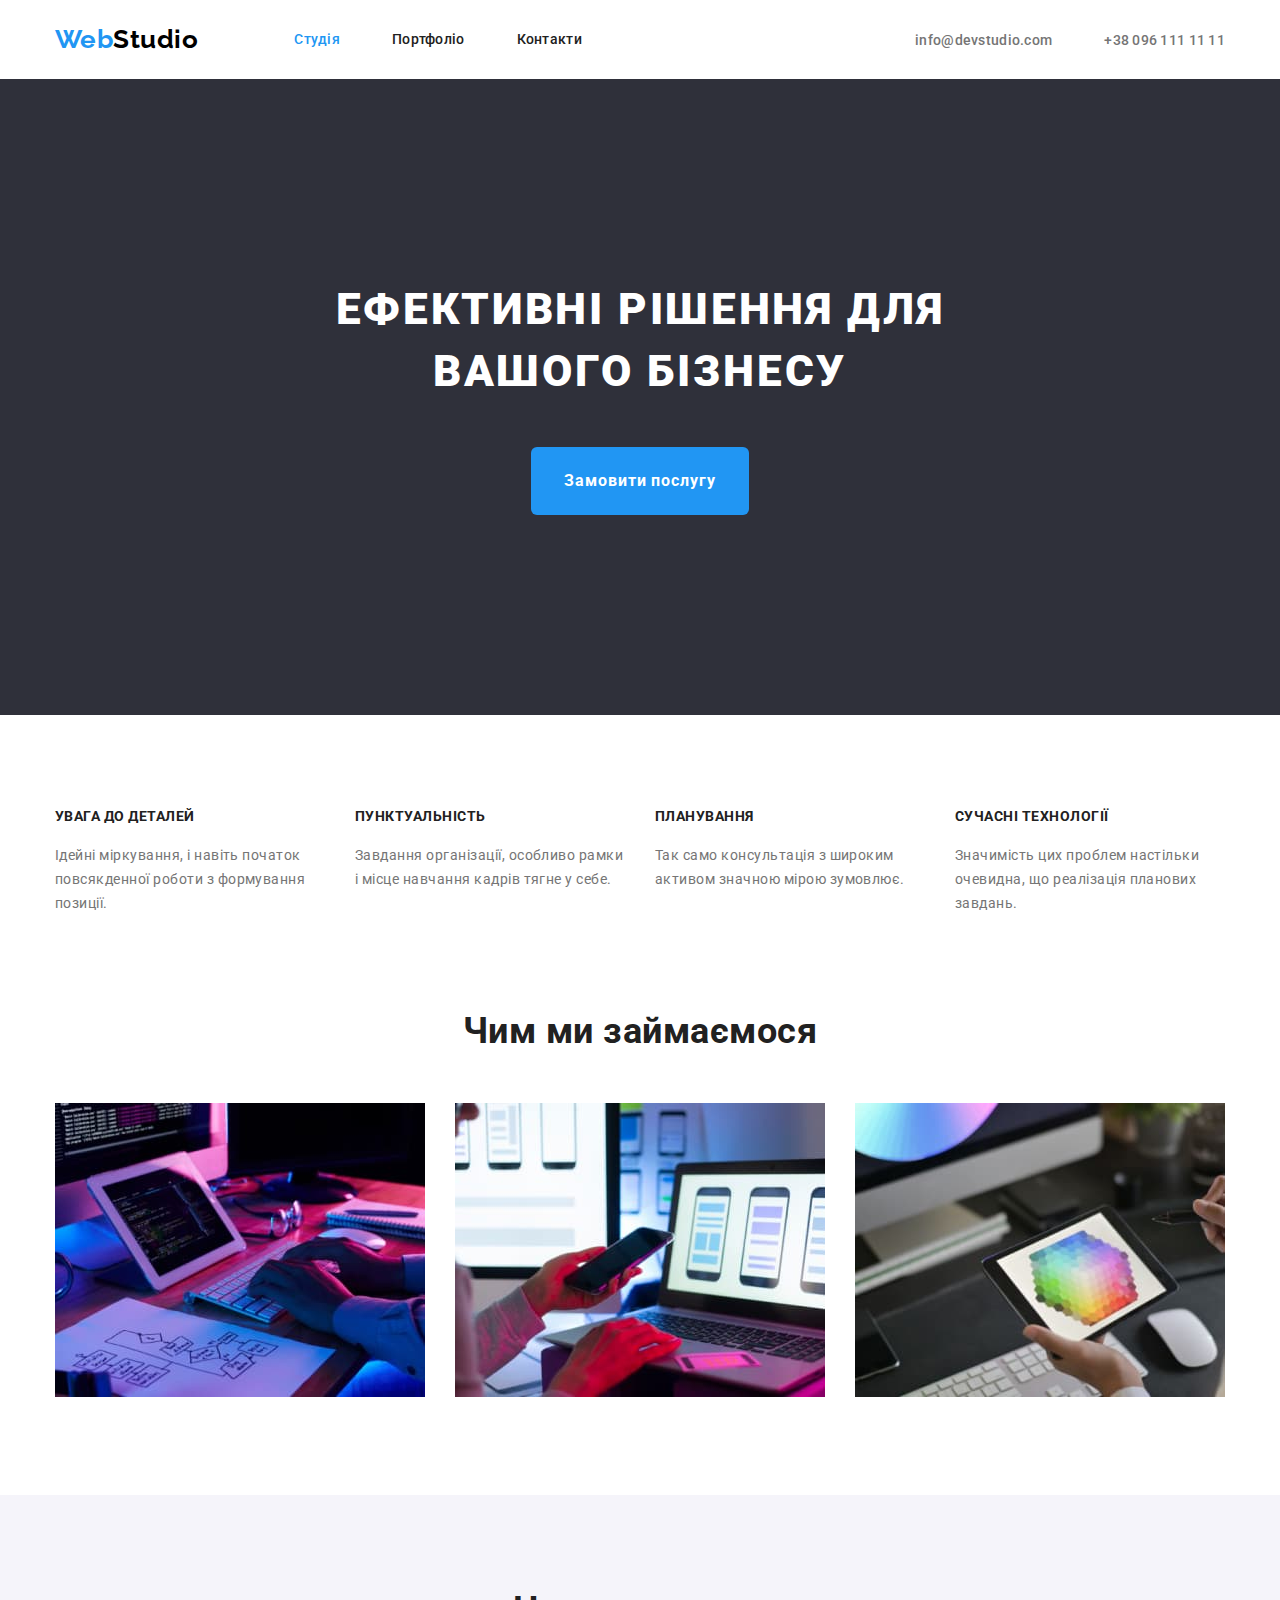
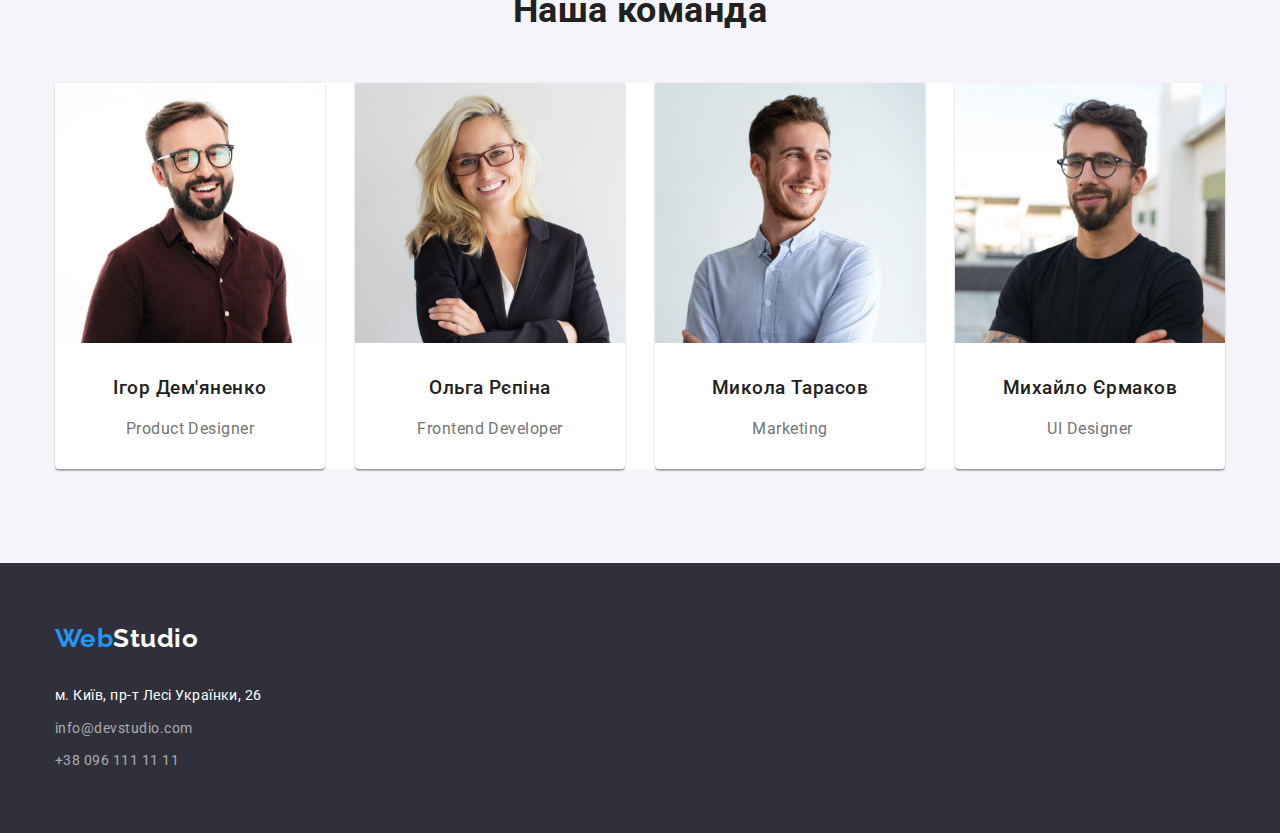
<file: index.html>
<!DOCTYPE html>
<html lang="uk">
<head>
  <meta charset="UTF-8">
  <meta http-equiv="X-UA-Compatible" content="IE=edge">
  <meta name="viewport" content="width=device-width, initial-scale=1.0">
  <title>hw_01</title>
  <link href="https://fonts.googleapis.com/css2?family=Raleway:wght@700&family=Roboto:wght@400;500;700;900&display=swap" rel="stylesheet">
  <link rel="stylesheet" href="https://cdnjs.cloudflare.com/ajax/libs/modern-normalize/1.1.0/modern-normalize.min.css">
  <link rel="stylesheet" href="./css/styles.css">

</head>
  <body>
    <header class="header">
      <div class="container main-container">
        <a class="logo" href=""><span>Web</span>Studio</a>
          <nav class="navigation-menu">
            <ul class="list">
              <li class="item"><a class="item-menu current" href="#">Студія</a></li>
              <li class="item"><a class="item-menu" href="./portfolio.html">Портфоліо</a></li> 
              <li class="item"><a class="item-menu" href="#">Контакти</a></li>  
            </ul>
          </nav>
            <ul class="list-contscts list">
              <li class="contact"><a class="contacts" href="mailto:info@devstudio.com">info@devstudio.com</a></li>
              <li class="contact"><a class="contacts" href="tel:+380961111111">+38 096 111 11 11</a></li>
            </ul>
      </div>
    </header>

    <main class="page">
      <section class=" coll-back">
        <h1 class="hero">Ефективні рішення для вашого бізнесу</h1>
        <button class="btn" type ="button">Замовити послугу</button>
      </section>

      <section class="advantages">
        <div class="container">
          <h2 class="invisible">Переваги</h2>
            <ul class="list">
              <li class="advantages-item">
                <h3 class="title">УВАГА ДО ДЕТАЛЕЙ</h3>
                <p class="text">Ідейні міркування, і навіть початок повсякденної роботи з формування позиції.</p>
              </li>
  
              <li class="advantages-item">
                <h3 class="title">ПУНКТУАЛЬНІСТЬ</h3>
                <p class="text">Завдання організації, особливо рамки і місце навчання кадрів тягне у себе.</p>
              </li>
  
              <li class="advantages-item">
                <h3 class="title">ПЛАНУВАННЯ</h3>
                <p class="text">Так само консультація з широким активом значною мірою зумовлює.</p>
              </li>
  
              <li class="advantages-item">
                <h3 class="title">СУЧАСНІ ТЕХНОЛОГІЇ</h3>
                <p class="text">Значимість цих проблем настільки очевидна, що реалізація планових завдань.</p>
              </li>
            </ul>
        </div>
      </section>

      <section class="activity">
       <div class="container">
          <h2 class="activity-title">Чим ми займаємося</h2>
            <ul class="activity-list">
              <li class="activity-galery"><img src="images/img1.jpg" alt="activity" width="370" height="294"/></li>
              <li class="activity-galery"><img src="images/img2.jpg" alt="activity" width="370" height="294"/></li>
              <li class="activity-galery"><img src="images/img3.jpg" alt="activity" width="370" height="294"/></li>
            </ul>
          </div>
      </section>

      <section class="teams">
       <div class="container">
          <h2 class="activity-title">Наша команда</h2>
            <ul class="list tims-galery">
              <li class="teams-galery">
                <img src="images/photo1.jpg" alt="photo1" width="270" height="260"/>
                <div class="person">
                  <h3 class="name">Ігор Дем'яненко</h3>
                  <p class="role">Product Designer</p>
                </div>
              </li>
  
              <li class="teams-galery">
                <img src="images/photo2.jpg" alt="photo2" width="270" height="260" />
                <div class="person">
                  <h3 class="name">Ольга Рєпіна</h3>
                  <p class="role">Frontend Developer</p>
                </div>
              </li>
  
              <li class="teams-galery">
                <img src="images/photo3.jpg" alt="photo3" width="270" height="260"/>
                <div class="person">
                  <h3 class="name">Микола Тарасов</h3>
                  <p class="role">Marketing</p>
                </div>
              </li>
  
              <li class="teams-galery">
                <img src="images/photo4.jpg" alt="photo4" width="270" height="260"/>
                <div class="person">
                  <h3 class="name">Михайло Єрмаков</h3>
                  <p class="role">UI Designer</p>
                </div>
              </li>
            </ul>
       </div>
      </section>
    </main>
    
    <footer class="footer">
      <div class="container">
        <a class="logo" href=""><span>Web</span>Studio</a>
          <address>
            <ul class="list-footer">
              <li class= "list-footer-item"><a class="location" href="#">м. Київ, пр-т Лесі Українки, 26</a></li>
              <li class= "list-footer-item"><a class="foter-contacts" href="mailto:info@devstudio.com">info@devstudio.com</a></li>
              <li class= "list-footer-item"><a class="foter-contacts" href="tel:+380961111111">+38 096 111 11 11</a></li>
            </ul>
          </address>
      </div>
    </footer>

  </body>
</html>
</file>
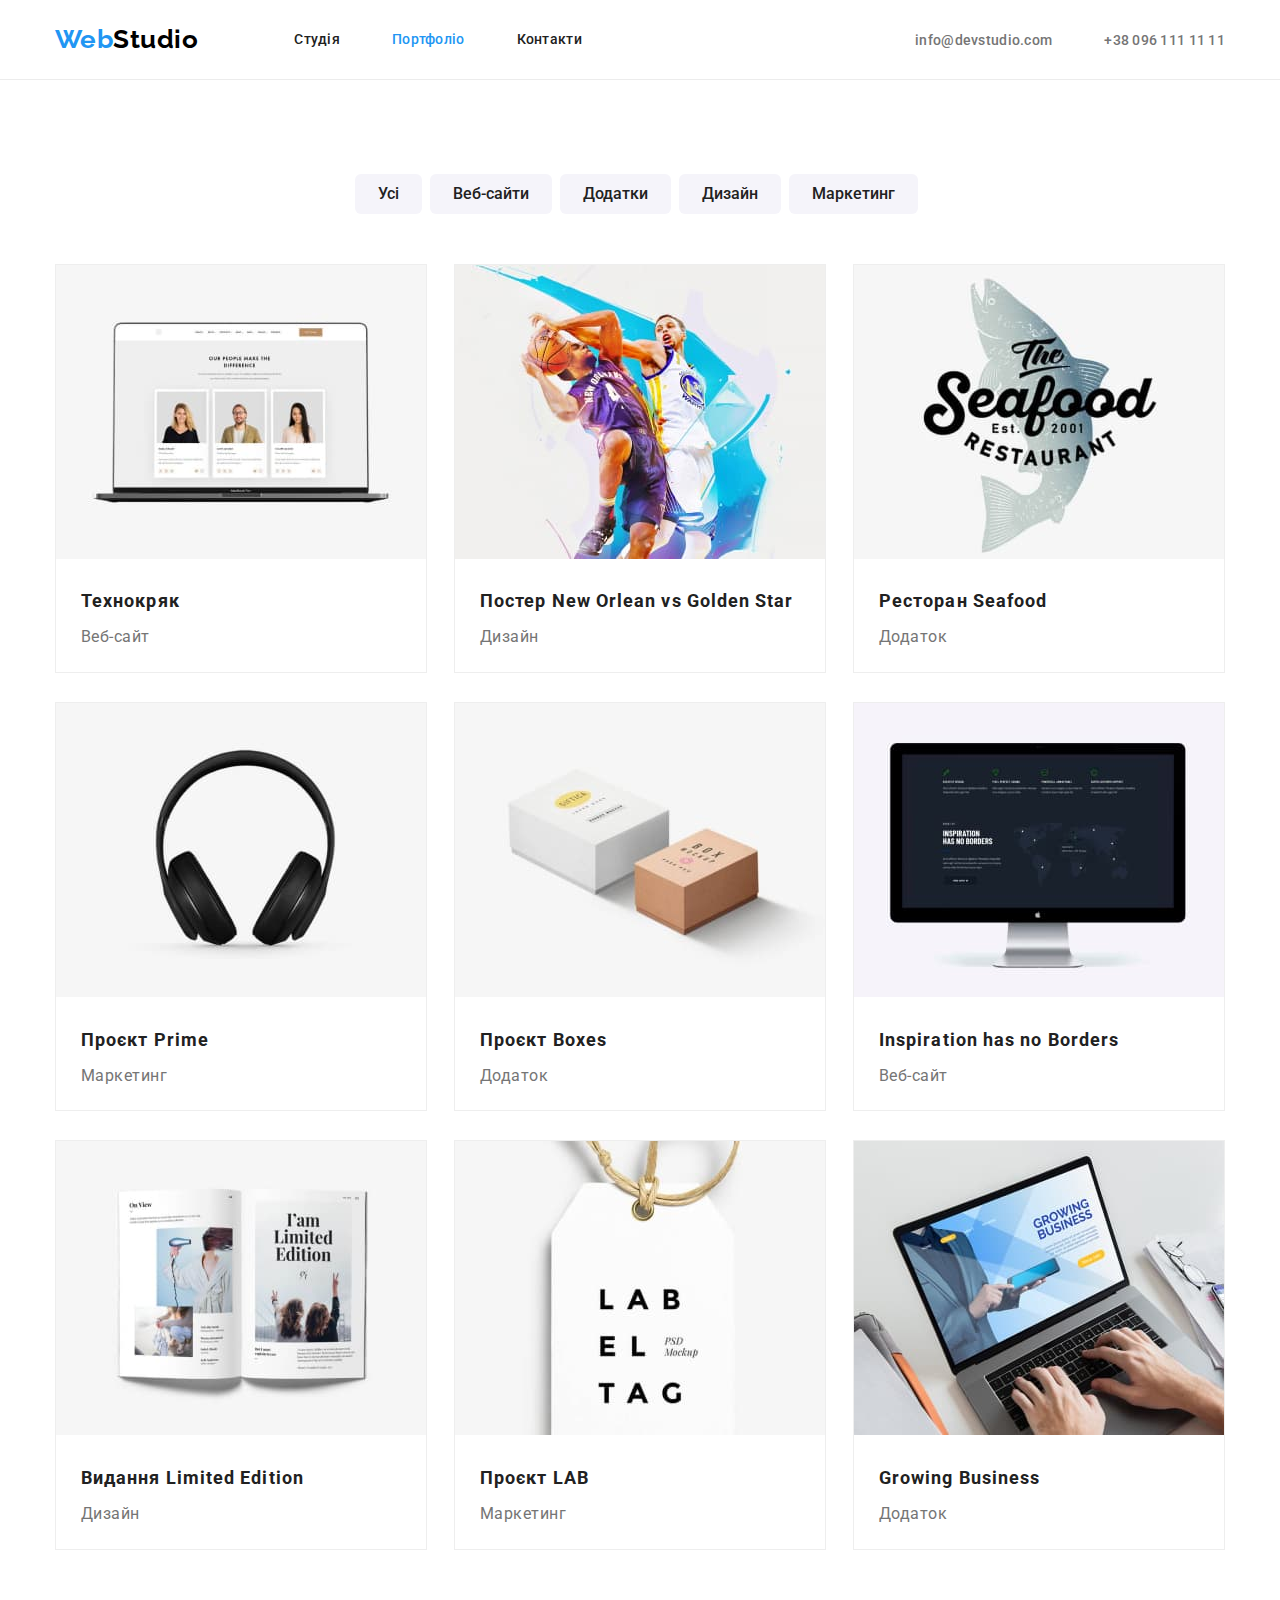
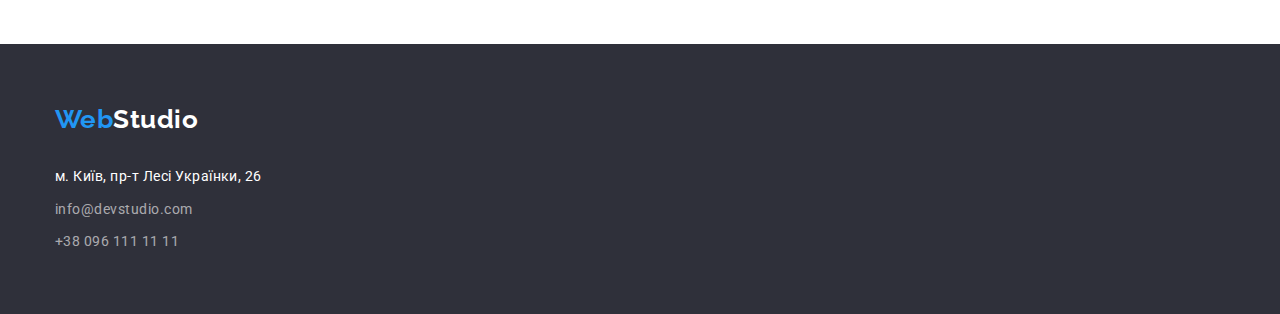
<file: portfolio.html>
<!DOCTYPE html>
<html lang="uk">
<head>
  <meta charset="UTF-8">
  <meta http-equiv="X-UA-Compatible" content="IE=edge">
  <meta name="viewport" content="width=device-width, initial-scale=1.0">
  <title>hw_02</title>
  <!-- <link rel="preconnect" href="https://fonts.googleapis.com">
  <link rel="preconnect" href="https://fonts.gstatic.com" crossorigin> -->
  <link href="https://fonts.googleapis.com/css2?family=Raleway:wght@700&family=Roboto:wght@400;500;700;900&display=swap" rel="stylesheet">
  <link rel="stylesheet" href="https://cdnjs.cloudflare.com/ajax/libs/modern-normalize/1.1.0/modern-normalize.min.css">
  <link rel="stylesheet" href="./css/styles.css">
</head>
<body>
  <header class="header header-portfolio">
    <div class="container main-container">
      <a class="logo" href=""><span>Web</span>Studio</a>
        <nav class="navigation-menu">
          <ul class="list">
            <li class="item"><a class="item-menu" href="./index.html">Студія</a></li>
            <li class="item"><a class="item-menu current" href="./portfolio.html">Портфоліо</a></li> 
            <li class="item"><a class="item-menu" href="#">Контакти</a></li>  
          </ul>
        </nav>
          <ul class="list-contscts list">
            <li class="contact"><a class="contacts" href="mailto:info@devstudio.com">info@devstudio.com</a></li>
            <li class="contact"><a class="contacts" href="tel:+380961111111">+38 096 111 11 11</a></li>
          </ul>
    </div>
  </header>

  <main class="portfolio">
    <section class="filter">
    <div class="container">
      <h1 class="invisible">Портфолио</h1>
        <ul class="filter-list"> 
          <li class="filter-btn"><button class= "text-btn" type ="button">Усі</button></li>
          <li class="filter-btn"><button class= "text-btn" type ="button">Веб-сайти</button></li>
          <li class="filter-btn"><button class= "text-btn" type ="button">Додатки</button></li>
          <li class="filter-btn"><button class= "text-btn" type ="button">Дизайн</button></li>
          <li class="filter-btn"><button class= "text-btn" type ="button">Маркетинг</button></li>
        </ul>
  
        <ul class="cards-list">
          <li class="cards-list-item">
            <a href="">
              <img src="./images/veb.jpg" alt="photo veb site" width="370" height="294"/>
              <div class="our-projects">
                <h2 class="title-project">Технокряк</h2>
                <p class="text-project">Веб-сайт</p>
              </div>
            </a>
          </li>
  
          <li class="cards-list-item">
            <a href="">
              <img src="./images/design.jpg" alt="photo design" width="370" height="294"/>
              <div class="our-projects">
                <h2 class="title-project">Постер New Orlean vs Golden Star</h2>
                <p class="text-project">Дизайн</p>
              </div>
            </a>
          </li>
  
          <li class="cards-list-item">
            <a href="">
              <img src="./images/seafood.jpg" alt="photo seafood" width="370" height="294"/>
              <div class="our-projects">
                <h2 class="title-project">Ресторан Seafood</h2>
                <p class="text-project">Додаток</p>
              </div>
            </a>
          </li>
  
          <li class="cards-list-item">
            <a href="">
              <img src="./images/prime.jpg" alt="photo prime" width="370" height="294"/>
              <div class="our-projects">
                <h3 class="title-project">Проєкт Prime</h3>
                <p class="text-project">Маркетинг</p>
              </div>
            </a>
          </li>
  
          <li class="cards-list-item">
            <a href="">
              <img src="./images/boxes.jpg" alt="photo boxes" width="370" height="294"/>
              <div class="our-projects">
                <h2 class="title-project">Проєкт Boxes</h2>
                <p class="text-project">Додаток</p>
              </div>
            </a>
          </li>
  
          <li class="cards-list-item">
            <a href="">
              <img src="./images/inspiration.jpg" alt="photo inspiration" width="370" height="294"/>
              <div class="our-projects">
                <h2 class="title-project">Inspiration has no Borders</h2>
                <p class="text-project">Веб-сайт</p>
              </div>
            </a>
          </li>
  
          <li class="cards-list-item">
            <a href="">
              <img src="./images/limited.jpg" alt="photo limited" width="370" height="294"/>
              <div class="our-projects">
                <h2 class="title-project">Видання Limited Edition</h2>
                <p class="text-project">Дизайн</p>
              </div>
            </a>
          </li>
  
          <li class="cards-list-item">
            <a href="">
              <img src="./images/lab.jpg" alt="photo lab" width="370" height="294"/>
              <div class="our-projects">
                <h2 class="title-project">Проєкт LAB</h2>
                <p class="text-project">Маркетинг</p>
              </div>
            </a>
          </li>
  
          <li class="cards-list-item">
            <a href="">
              <img src="./images/growing.jpg" alt="photo growing" width="370" height="294"/>
              <div class="our-projects">
                <h2 class="title-project">Growing Business</h2>
                <p class="text-project">Додаток</p>
              </div>
            </a>
          </li>
        </ul>
    </div>
    </section>

  </main>

  <footer class="footer">
  <div class="container">
      <a class="logo" href=""><span>Web</span>Studio</a>
        <address>
          <ul class="list-footer">
            <li class= "list-footer-item"><a class="location" href="#">м. Київ, пр-т Лесі Українки, 26</a></li>
            <li class= "list-footer-item"><a class="foter-contacts" href="mailto:info@devstudio.com">info@devstudio.com</a></li>
            <li class= "list-footer-item"><a class="foter-contacts" href="tel:+380961111111">+38 096 111 11 11</a></li>
          </ul>
        </address>
  </div>
  </footer>
</body>
</html>
</file>
<file: css/styles.css>
/* колір головного тексту #757575 */
/* другорялний колір тексту #212121 */
/* колір логотипу #000000 */
/* колір фона ховера #2196F3 */
/* колір тексту ховера #FFFFFF */
/* колір банера.футера #2F303A */
/* другорялний колір сторінки #F5F5F5 */
/* колір адреса футера rgba(255, 255, 255, 0.6); */
:root{
--primery-tetx-color: #757575;
--title-text-color: #212121;
--primery-white-color: #FFFFFF;
--accent-color: #2196F3;
}
* {
  margin: 0;
  padding: 0;
  list-style: none;
  box-sizing:border-box;
}

 body{
  background-color: var(--primery-white-color);
  color: var(--primery-tetx-color);
  font-family: 'Roboto' , sans-serif;
  letter-spacing: 0.03em;
 }
h1,h2,h3,p, li{
  margin:0;

}
/* Cторінка Студія */
/* Header */
.container{
  margin-left: auto;
  margin-right: auto;
  width: 1200px;
  padding-left: 15px;
  padding-right: 15px;
}
.main-container{
  display: flex;
  align-items: center;
}
 .logo{
  color:#000000;
  font-family: 'Raleway';
  font-weight: 700;
  font-size: 26px;
  line-height: 1.2;
  letter-spacing: inherit;
  text-decoration: none;
  outline: none;
  margin-right: 96px;
 }
 .logo > span{
  color:#2196F3;
 }
 button{
  border: 0;
  cursor: pointer;
 }
button,
a{
  font-family: inherit;
  color: inherit;
  outline: none;
}
.list{
  margin-top: 0;
  margin-bottom: 0;
  list-style: none;
  display: flex;
  padding: 0;
}
.item{
  margin-right: 52px;
}
.item:last-child{
  margin-right: 0;
 }
 .item-menu{
  display: block;
  padding: 32px 0;
  color:var(--title-text-color);
  font-weight: 500;
  font-size: 14px;
  line-height: 1.1;
  letter-spacing: 0.02em;
  text-decoration: none;
  cursor: pointer;
 }
 
 .item-menu:hover,
 .item-menu:focus
 {
  color:var(--accent-color);
  outline:none;
 }
 .current{
  color:var(--accent-color);
 }
 .list-contscts{
  margin-left:auto ;
 }
 .contact:first-child{
  margin-right: 52px;
 }
 .contacts{
  font-weight: 500;
  font-size: 14px;
  line-height: 1.1;
  letter-spacing: 0.02em;
  text-decoration: none;
  cursor: pointer;
 }
 .contacts:hover,
 .contacts:focus{
  color:#2196F3;
  outline:none;
 }

/* Coll-back */

 .coll-back{
  padding-top: 200px;
  padding-bottom: 200px;
  background-color:#2F303A;
  text-align: center;
}
.coll-back .hero{
  text-align: center;
}
.hero{
  width: 696px;
  margin: 0 auto;
  margin-bottom: 44px;
  color:var(--primery-white-color);
  font-weight: 900;
  font-size: 44px;
  line-height: 1.4;
  letter-spacing: 0.06em;
  text-transform: uppercase;
 
}
.btn{
  display: inline-block;
  border:1px solid transparent;
  padding: 18px 32px;
  border-radius: 6px;
  color:var(--primery-white-color);
  font-weight: 700;
  font-size: 16px;
  line-height: 1.9;
  letter-spacing: 0.06em;
  background: var(--accent-color);

}

/* advantages */
.advantages{
  padding-top: 94px;
  margin-bottom: 94px;
}
.invisible{
  display: none;
}
.advantages-item{
  width: 270px;
  display: inline-block;
  margin-right: 30px;
}
.advantages-item:last-child{
  margin-right:0;
}
.title{
  padding-bottom: 20px;
  color: var(--title-text-color);
  font-weight: 700;
  font-size: 14px;
  line-height: 1.1;
}

.text{
  font-weight: 400;
  font-size: 14px;
  line-height: 1.7;
}

/* activity */
.activity{
  display: block;
  padding-bottom: 94px;
}
.activity-list{
  margin-top: 0;
  margin-bottom: 0;
  list-style: none;
  display: flex;
  padding: 0;
}
.activity-title{
  font-weight: 700;
  font-size: 36px;
  color: var(--title-text-color);
  line-height: 1.2;
  text-align: center;
  margin-bottom: 50px;
}
.activity-galery{
  padding-right: 30px;
}
.activity-galery:last-child{
  padding-right: 0;
  margin-right: 0;
}

/* teams */

.teams{
  background-color: #F5F4FA;
  padding-bottom: 94px;
  padding-top: 94px;
}
.tims-galery{
  background: #FFFFFF;
}
.teams-galery{
  background-color: var(--primery-white-color);
  margin-right: 30px;
  box-shadow: 0px 1px 3px rgba(0, 0, 0, 0.12), 0px 1px 1px rgba(0, 0, 0, 0.14), 0px 2px 1px rgba(0, 0, 0, 0.2);
  border-radius: 0px 0px 4px 4px;
}
.teams-galery:last-child{
  margin-right: 0;
}
.person{
  padding-top:30px;
  padding-bottom: 30px;
  font-size: 16px;
  line-height: 1.2;
  text-align: center;
}
.name{
  padding-bottom: 20px;
  color:var(--title-text-color);
  font-weight: 500;
}

.footer{
  padding-top: 60px;
  padding-bottom: 60px;
  background-color:#2F303A;
  font-family: 'Roboto' , sans-serif;
}
.list-footer{
  list-style: none;
  padding-left:0;
  padding-top: 0;
  padding-bottom: 0;
}
.footer .logo{
  color: var(--primery-white-color);
}
address{
  padding-top: 30px;
}
.list-footer-item{
  margin-bottom: 9px;
}
.list-footer-item:last-child{
  margin-bottom: 0;
}

.location{
  color:var(--primery-white-color);
  font-size: 14px;
  line-height: 1.7;
  text-decoration: none;
  font-family: inherit;
  font-style: normal;
  outline: none;
}
.foter-contacts{
  color: rgba(255, 255, 255, 0.6);
  font-size: 14px;
  line-height: 1.7;
  text-decoration: none;
  font-style: normal;
}
.foter-contacts:hover,
.foter-contacts:focus{
  color:var(--accent-color);
  outline: none;
}



/* Cторінка Портфоліо */
.header-portfolio{
  border-bottom: 1px solid #ECECEC;
}
.filter{
  padding-top: 94px;
  padding-bottom: 65px;
}
.filter-list{
  display:flex;
  align-items:center;
  justify-content: center;
  margin-bottom: 50px;
}
.filter-btn{
  display: inline-block;
  align-content:center;
  margin-right: 8px;
}
.text-btn{
  border: 1px solid transparent;
  padding: 6px 22px;
  border-radius: 6px;
  color: var(--title-text-color);
  background-color: #F5F4FA;
  font-weight: 500;
  font-size: 16px;
  line-height: 1.6;
  text-align: center;
}
.text-btn:hover,
.text-btn:focus{
  color: var(--primery-white-color);
  background-color: var(--accent-color);
}
.cards-list{
display: flex;
flex-wrap: wrap;
}
.cards-list-item{
background-color:var(--primery-white-color);
border: 1px solid rgba(238, 238, 238, 1);
margin-right: 27px;
margin-bottom: 29px;
}
.cards-list-item:nth-child(3n){
  margin-right: 0;
  }
a{
  text-decoration: none;
}
.our-projects{
  padding-top: 20px;
  padding-bottom: 20px;
  padding-left: 25px;
}
.title-project{
  padding-bottom: 4px;
  color: var(--title-text-color);
  font-weight: 700;
  font-size: 18px;
  line-height: 2;
  letter-spacing: 0.06em;
}
.text-project{
  font-size: 16px;
  line-height: 1.8;
}
</file>
